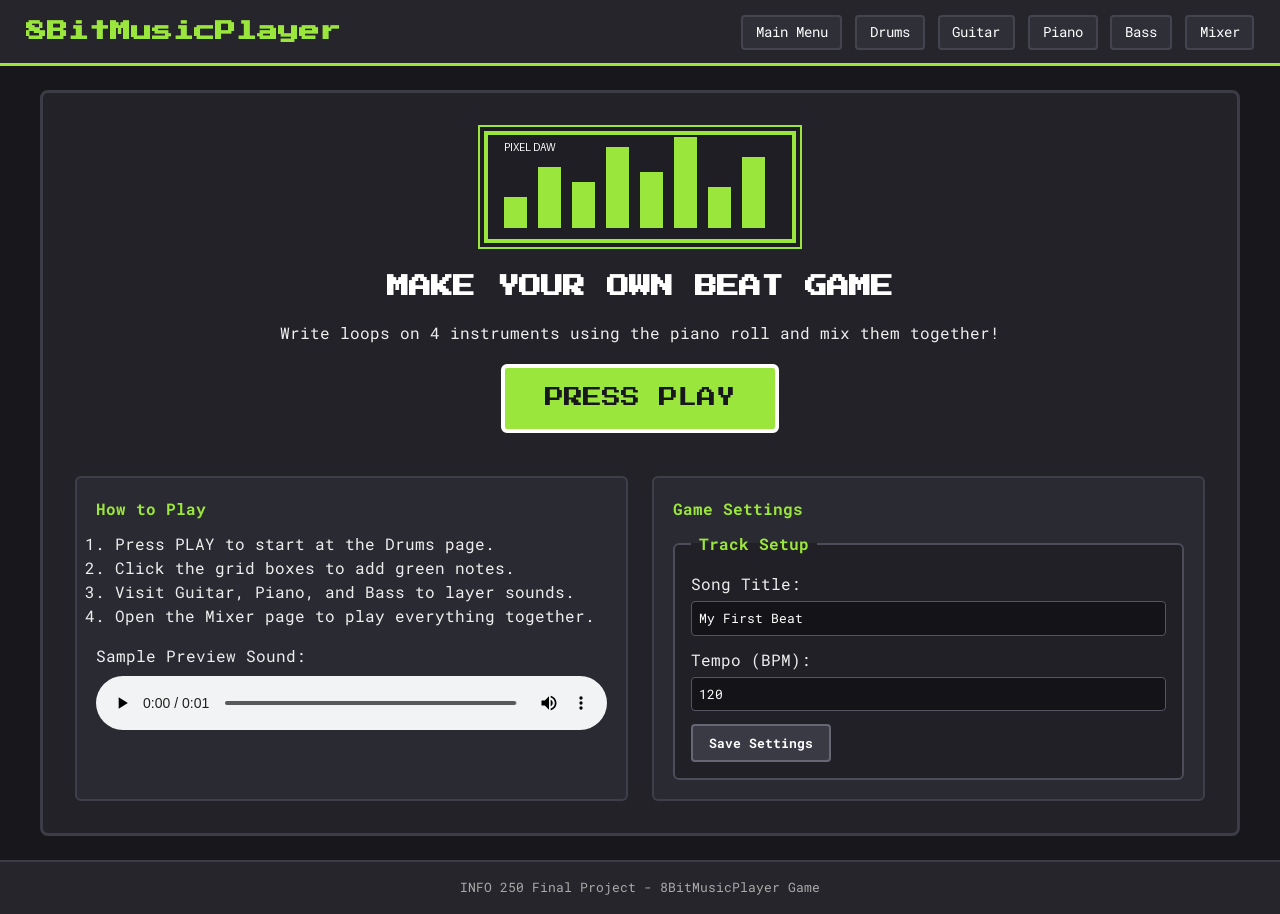
<file: index.html>
<!DOCTYPE html>
<html lang="en">
<head>
  <meta charset="UTF-8">
  <meta name="viewport" content="width=device-width, initial-scale=1.0">
  <title>8BitMusicPlayer - Main Menu</title>
  <link rel="stylesheet" href="css/style.css">
</head>
<body onload="initMenuPage()">
  <header>
    <h1>8BitMusicPlayer</h1>
    <nav>
      <ul>
        <li><a href="index.html">Main Menu</a></li>
        <li><a href="drums.html">Drums</a></li>
        <li><a href="guitar.html">Guitar</a></li>
        <li><a href="piano.html">Piano</a></li>
        <li><a href="bass.html">Bass</a></li>
        <li><a href="mixer.html">Mixer</a></li>
      </ul>
    </nav>
  </header>

  <main>
    <section class="menu-box">
      <img src="assets/logo.png" alt="8BitMusicPlayer Retro Logo">
      <h2>MAKE YOUR OWN BEAT GAME</h2>
      <p>Write loops on 4 instruments using the piano roll and mix them together!</p>
      <a href="drums.html" class="play-game-btn">PRESS PLAY</a>

      <div class="menu-grid">
        <article class="menu-card">
          <h3>How to Play</h3>
          <ol>
            <li>Press PLAY to start at the Drums page.</li>
            <li>Click the grid boxes to add green notes.</li>
            <li>Visit Guitar, Piano, and Bass to layer sounds.</li>
            <li>Open the Mixer page to play everything together.</li>
          </ol>
          <p>Sample Preview Sound:</p>
          <audio controls src="assets/preview.wav"></audio>
        </article>

        <article class="menu-card">
          <h3>Game Settings</h3>
          <form id="settingsForm">
            <fieldset>
              <legend>Track Setup</legend>
              <div class="form-row">
                <label for="songName">Song Title:</label>
                <input type="text" id="songName" name="songName" value="My First Beat" required>
              </div>
              <div class="form-row">
                <label for="bpmInput">Tempo (BPM):</label>
                <input type="number" id="bpmInput" name="bpmInput" min="60" max="200" value="120" required>
              </div>
              <button type="submit">Save Settings</button>
              <p id="saveMsg"></p>
            </fieldset>
          </form>
        </article>
      </div>
    </section>
  </main>

  <footer>
    <p>INFO 250 Final Project - 8BitMusicPlayer Game</p>
  </footer>

  <script src="js/script.js"></script>
</body>
</html>
</file>
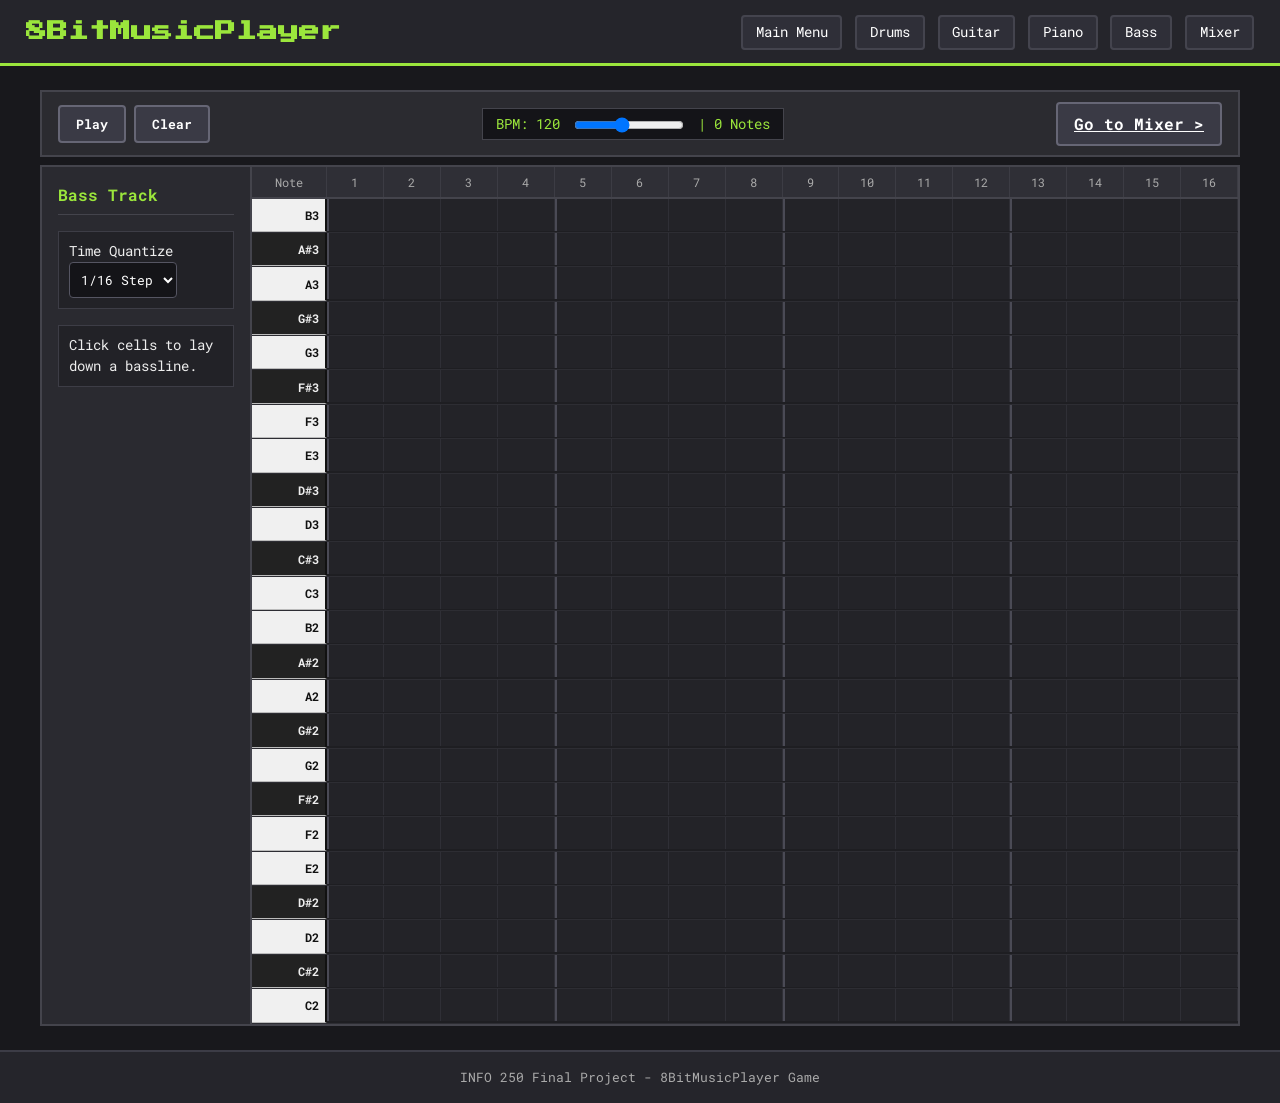
<file: bass.html>
<!DOCTYPE html>
<html lang="en">
<head>
  <meta charset="UTF-8">
  <meta name="viewport" content="width=device-width, initial-scale=1.0">
  <title>8BitMusicPlayer - Bass Guitar</title>
  <link rel="stylesheet" href="css/style.css">
</head>
<body onload="initPianoRoll('bass')">
  <header>
    <h1>8BitMusicPlayer</h1>
    <nav>
      <ul>
        <li><a href="index.html">Main Menu</a></li>
        <li><a href="drums.html">Drums</a></li>
        <li><a href="guitar.html">Guitar</a></li>
        <li><a href="piano.html">Piano</a></li>
        <li><a href="bass.html">Bass</a></li>
        <li><a href="mixer.html">Mixer</a></li>
      </ul>
    </nav>
  </header>

  <main>
    <section class="daw-top-bar">
      <div class="daw-controls">
        <button id="playBtn">Play</button>
        <button id="clearBtn">Clear</button>
      </div>
      <div class="daw-status">
        <label for="bpmSlider" id="bpmDisplay">BPM: 120</label>
        <input type="range" id="bpmSlider" min="60" max="200" value="120">
        | <span id="noteCount">0 Notes</span>
      </div>
      <div class="daw-controls">
        <a href="mixer.html" class="btn">Go to Mixer &gt;</a>
      </div>
    </section>

    <section class="daw-container">
      <aside class="daw-sidebar">
        <h2>Bass Track</h2>
        <div class="sidebar-box">
          <label for="quantizeSelect">Time Quantize</label>
          <select id="quantizeSelect">
            <option value="1">1/16 Step</option>
            <option value="2">1/8 Step</option>
            <option value="4">1/4 Note</option>
          </select>
        </div>
        <div class="sidebar-box">
          <p>Click cells to lay down a bassline.</p>
        </div>
      </aside>

      <article class="piano-roll-area">
        <div class="step-header">
          <div>Note</div>
          <div>1</div><div>2</div><div>3</div><div>4</div>
          <div>5</div><div>6</div><div>7</div><div>8</div>
          <div>9</div><div>10</div><div>11</div><div>12</div>
          <div>13</div><div>14</div><div>15</div><div>16</div>
        </div>
        <div id="pianoRollGrid" class="piano-roll-grid"></div>
      </article>
    </section>
  </main>

  <footer>
    <p>INFO 250 Final Project - 8BitMusicPlayer Game</p>
  </footer>

  <script src="js/script.js"></script>
</body>
</html>
</file>
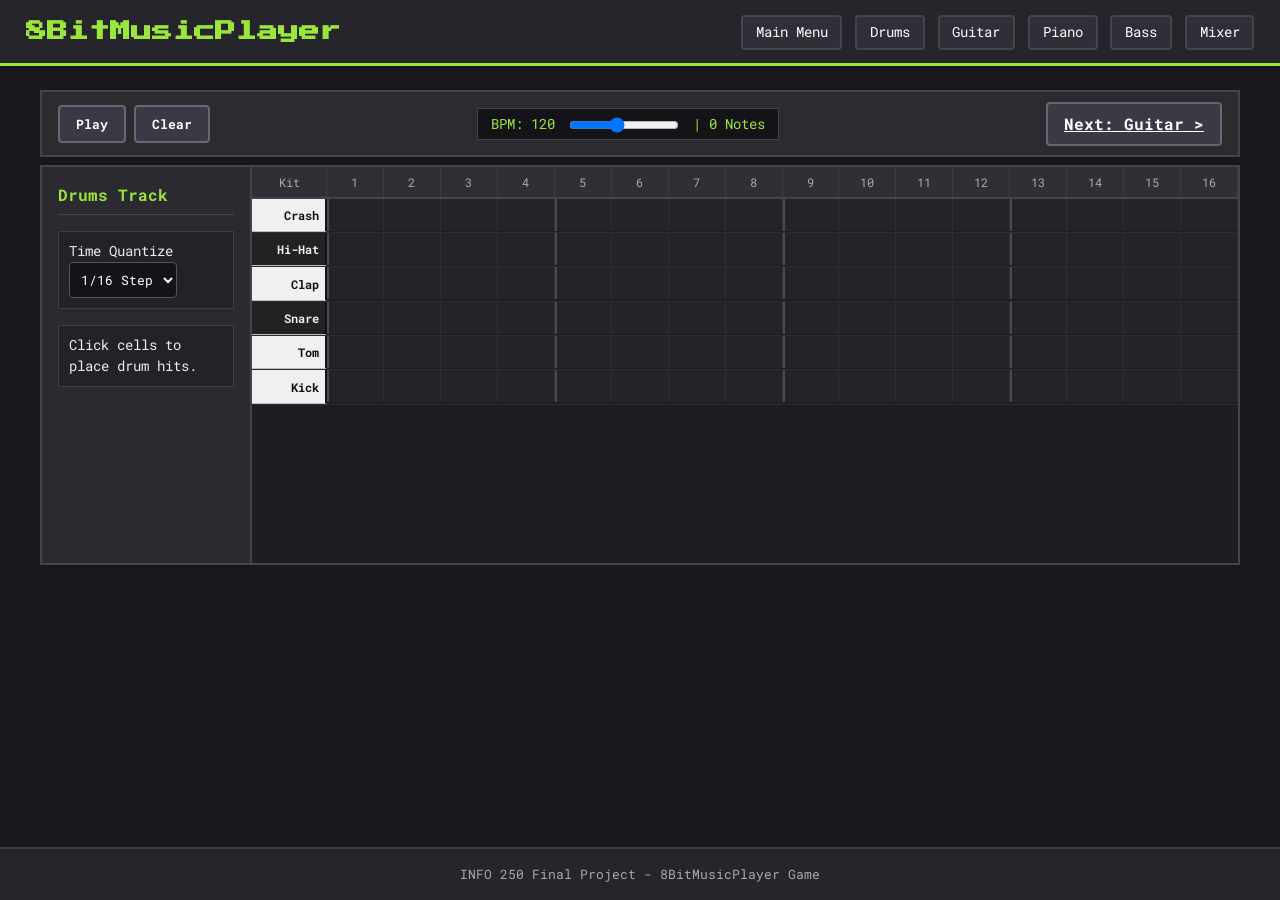
<file: drums.html>
<!DOCTYPE html>
<html lang="en">
<head>
  <meta charset="UTF-8">
  <meta name="viewport" content="width=device-width, initial-scale=1.0">
  <title>8BitMusicPlayer - Drums</title>
  <link rel="stylesheet" href="css/style.css">
</head>
<body onload="initPianoRoll('drums')">
  <header>
    <h1>8BitMusicPlayer</h1>
    <nav>
      <ul>
        <li><a href="index.html">Main Menu</a></li>
        <li><a href="drums.html">Drums</a></li>
        <li><a href="guitar.html">Guitar</a></li>
        <li><a href="piano.html">Piano</a></li>
        <li><a href="bass.html">Bass</a></li>
        <li><a href="mixer.html">Mixer</a></li>
      </ul>
    </nav>
  </header>

  <main>
    <section class="daw-top-bar">
      <div class="daw-controls">
        <button id="playBtn">Play</button>
        <button id="clearBtn">Clear</button>
      </div>
      <div class="daw-status">
        <label for="bpmSlider" id="bpmDisplay">BPM: 120</label>
        <input type="range" id="bpmSlider" min="60" max="200" value="120">
        | <span id="noteCount">0 Notes</span>
      </div>
      <div class="daw-controls">
        <a href="guitar.html" class="btn">Next: Guitar &gt;</a>
      </div>
    </section>

    <section class="daw-container">
      <aside class="daw-sidebar">
        <h2>Drums Track</h2>
        <div class="sidebar-box">
          <label for="quantizeSelect">Time Quantize</label>
          <select id="quantizeSelect">
            <option value="1">1/16 Step</option>
            <option value="2">1/8 Step</option>
            <option value="4">1/4 Note</option>
          </select>
        </div>
        <div class="sidebar-box">
          <p>Click cells to place drum hits.</p>
        </div>
      </aside>

      <article class="piano-roll-area">
        <div class="step-header">
          <div>Kit</div>
          <div>1</div><div>2</div><div>3</div><div>4</div>
          <div>5</div><div>6</div><div>7</div><div>8</div>
          <div>9</div><div>10</div><div>11</div><div>12</div>
          <div>13</div><div>14</div><div>15</div><div>16</div>
        </div>
        <div id="pianoRollGrid" class="piano-roll-grid"></div>
      </article>
    </section>
  </main>

  <footer>
    <p>INFO 250 Final Project - 8BitMusicPlayer Game</p>
  </footer>

  <script src="js/script.js"></script>
</body>
</html>
</file>
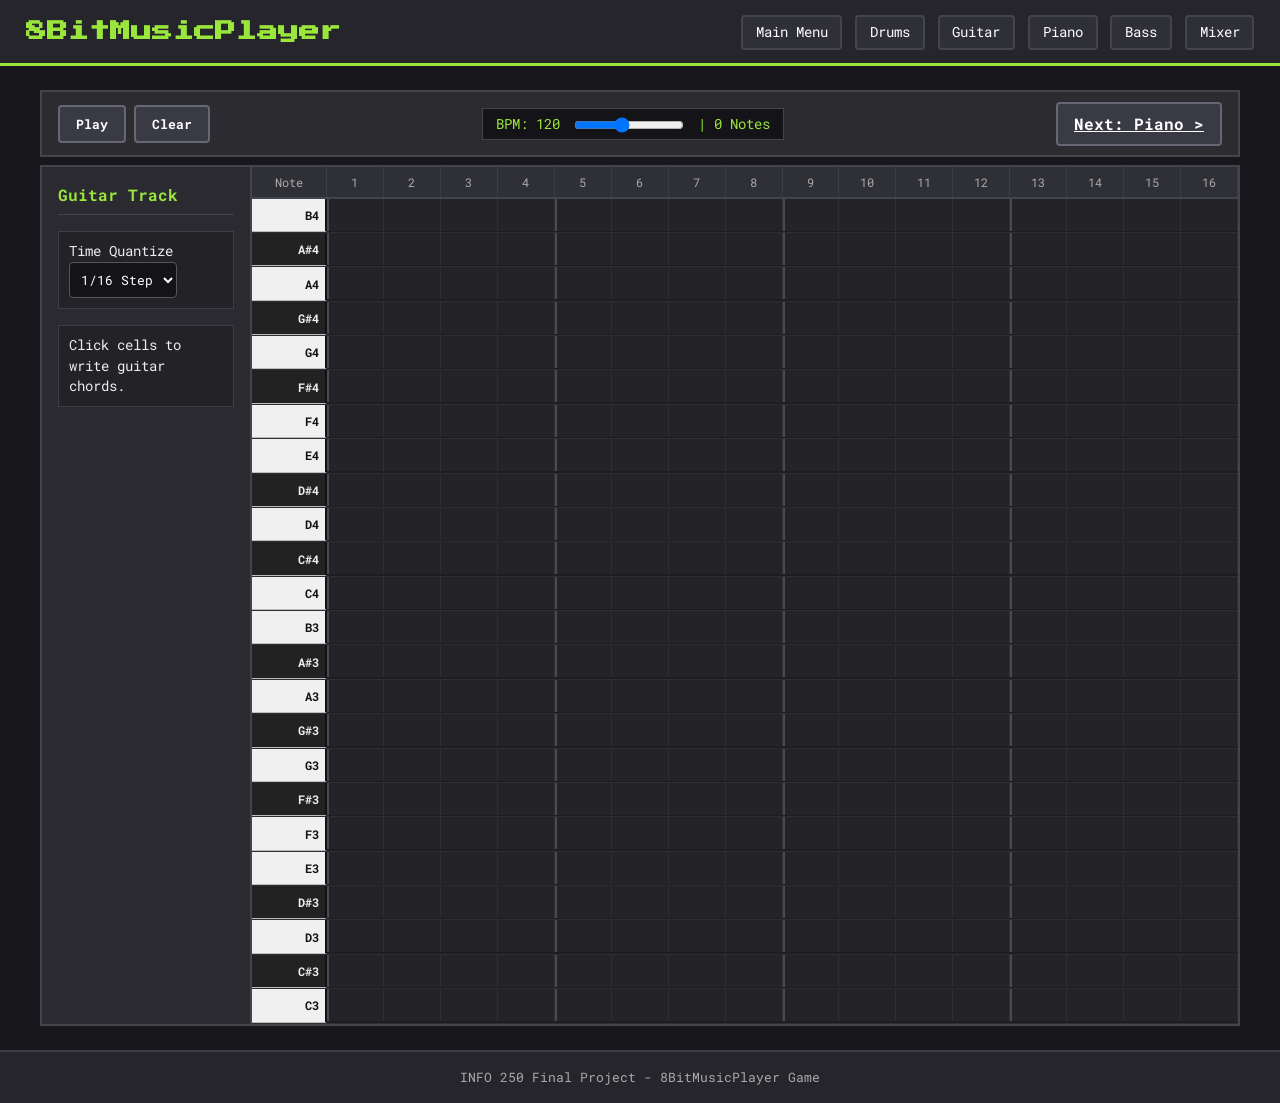
<file: guitar.html>
<!DOCTYPE html>
<html lang="en">
<head>
  <meta charset="UTF-8">
  <meta name="viewport" content="width=device-width, initial-scale=1.0">
  <title>8BitMusicPlayer - Guitar</title>
  <link rel="stylesheet" href="css/style.css">
</head>
<body onload="initPianoRoll('guitar')">
  <header>
    <h1>8BitMusicPlayer</h1>
    <nav>
      <ul>
        <li><a href="index.html">Main Menu</a></li>
        <li><a href="drums.html">Drums</a></li>
        <li><a href="guitar.html">Guitar</a></li>
        <li><a href="piano.html">Piano</a></li>
        <li><a href="bass.html">Bass</a></li>
        <li><a href="mixer.html">Mixer</a></li>
      </ul>
    </nav>
  </header>

  <main>
    <section class="daw-top-bar">
      <div class="daw-controls">
        <button id="playBtn">Play</button>
        <button id="clearBtn">Clear</button>
      </div>
      <div class="daw-status">
        <label for="bpmSlider" id="bpmDisplay">BPM: 120</label>
        <input type="range" id="bpmSlider" min="60" max="200" value="120">
        | <span id="noteCount">0 Notes</span>
      </div>
      <div class="daw-controls">
        <a href="piano.html" class="btn">Next: Piano &gt;</a>
      </div>
    </section>

    <section class="daw-container">
      <aside class="daw-sidebar">
        <h2>Guitar Track</h2>
        <div class="sidebar-box">
          <label for="quantizeSelect">Time Quantize</label>
          <select id="quantizeSelect">
            <option value="1">1/16 Step</option>
            <option value="2">1/8 Step</option>
            <option value="4">1/4 Note</option>
          </select>
        </div>
        <div class="sidebar-box">
          <p>Click cells to write guitar chords.</p>
        </div>
      </aside>

      <article class="piano-roll-area">
        <div class="step-header">
          <div>Note</div>
          <div>1</div><div>2</div><div>3</div><div>4</div>
          <div>5</div><div>6</div><div>7</div><div>8</div>
          <div>9</div><div>10</div><div>11</div><div>12</div>
          <div>13</div><div>14</div><div>15</div><div>16</div>
        </div>
        <div id="pianoRollGrid" class="piano-roll-grid"></div>
      </article>
    </section>
  </main>

  <footer>
    <p>INFO 250 Final Project - 8BitMusicPlayer Game</p>
  </footer>

  <script src="js/script.js"></script>
</body>
</html>
</file>
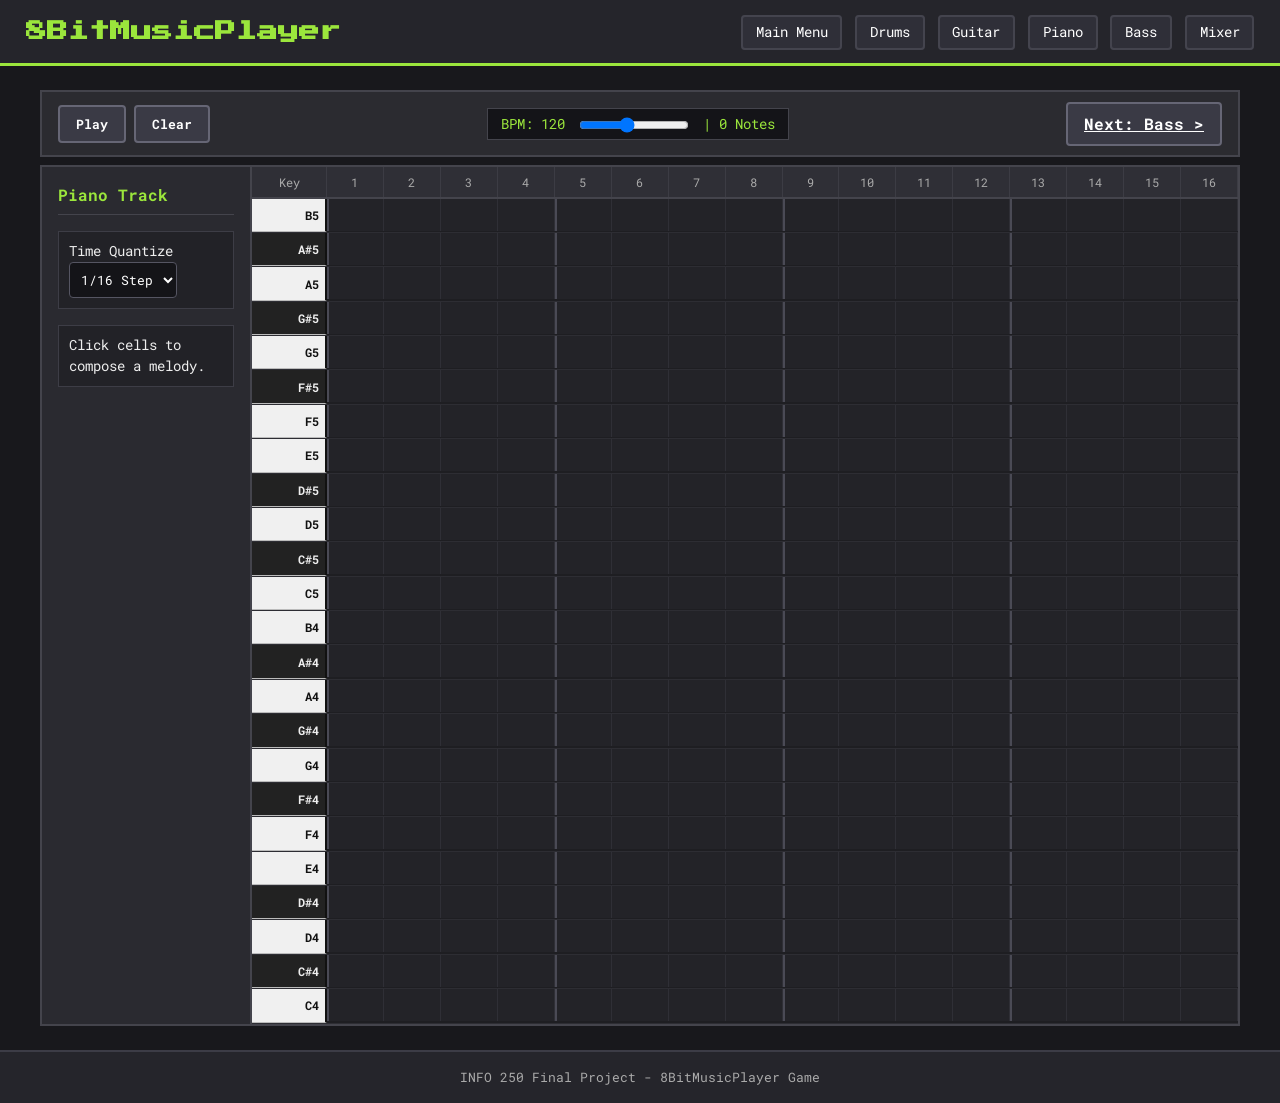
<file: piano.html>
<!DOCTYPE html>
<html lang="en">
<head>
  <meta charset="UTF-8">
  <meta name="viewport" content="width=device-width, initial-scale=1.0">
  <title>8BitMusicPlayer - Piano</title>
  <link rel="stylesheet" href="css/style.css">
</head>
<body onload="initPianoRoll('piano')">
  <header>
    <h1>8BitMusicPlayer</h1>
    <nav>
      <ul>
        <li><a href="index.html">Main Menu</a></li>
        <li><a href="drums.html">Drums</a></li>
        <li><a href="guitar.html">Guitar</a></li>
        <li><a href="piano.html">Piano</a></li>
        <li><a href="bass.html">Bass</a></li>
        <li><a href="mixer.html">Mixer</a></li>
      </ul>
    </nav>
  </header>

  <main>
    <section class="daw-top-bar">
      <div class="daw-controls">
        <button id="playBtn">Play</button>
        <button id="clearBtn">Clear</button>
      </div>
      <div class="daw-status">
        <label for="bpmSlider" id="bpmDisplay">BPM: 120</label>
        <input type="range" id="bpmSlider" min="60" max="200" value="120">
        | <span id="noteCount">0 Notes</span>
      </div>
      <div class="daw-controls">
        <a href="bass.html" class="btn">Next: Bass &gt;</a>
      </div>
    </section>

    <section class="daw-container">
      <aside class="daw-sidebar">
        <h2>Piano Track</h2>
        <div class="sidebar-box">
          <label for="quantizeSelect">Time Quantize</label>
          <select id="quantizeSelect">
            <option value="1">1/16 Step</option>
            <option value="2">1/8 Step</option>
            <option value="4">1/4 Note</option>
          </select>
        </div>
        <div class="sidebar-box">
          <p>Click cells to compose a melody.</p>
        </div>
      </aside>

      <article class="piano-roll-area">
        <div class="step-header">
          <div>Key</div>
          <div>1</div><div>2</div><div>3</div><div>4</div>
          <div>5</div><div>6</div><div>7</div><div>8</div>
          <div>9</div><div>10</div><div>11</div><div>12</div>
          <div>13</div><div>14</div><div>15</div><div>16</div>
        </div>
        <div id="pianoRollGrid" class="piano-roll-grid"></div>
      </article>
    </section>
  </main>

  <footer>
    <p>INFO 250 Final Project - 8BitMusicPlayer Game</p>
  </footer>

  <script src="js/script.js"></script>
</body>
</html>
</file>
<file: css/style.css>
@import url('https://fonts.googleapis.com/css2?family=Press+Start+2P&family=Roboto+Mono:wght@400;700&display=swap');

* {
  box-sizing: border-box;
  margin: 0;
  padding: 0;
}

body {
  background-color: #18181c;
  color: #eeeeee;
  font-family: 'Roboto Mono', monospace;
  font-size: 1rem;
  line-height: 1.5;
  min-height: 100vh;
  display: flex;
  flex-direction: column;
}

header {
  background-color: #25252b;
  border-bottom: 3px solid #9be63c;
  padding: 1rem 2%;
  display: flex;
  justify-content: space-between;
  align-items: center;
  flex-wrap: wrap;
}

header h1 {
  font-family: 'Press Start 2P', monospace;
  font-size: 1.3rem;
  color: #9be63c;
}

nav ul {
  list-style: none;
  display: flex;
  gap: 0.8rem;
  flex-wrap: wrap;
}

nav a:link {
  color: #ffffff;
  text-decoration: none;
  padding: 0.4rem 0.8rem;
  border: 2px solid #44444e;
  background-color: #2f2f38;
  border-radius: 4px;
  font-size: 0.85rem;
  transition: background-color 0.2s, border-color 0.2s;
}

nav a:visited {
  color: #cccccc;
}

nav a:hover {
  background-color: #9be63c;
  color: #18181c;
  border-color: #9be63c;
}

nav a:active {
  background-color: #6ea825;
  color: #ffffff;
}

main {
  flex: 1;
  width: 94%;
  max-width: 1200px;
  margin: 1.5rem auto;
}

.menu-box {
  background-color: #222228;
  border: 3px solid #3c3c46;
  padding: 2rem;
  text-align: center;
  border-radius: 8px;
}

.menu-box img {
  max-width: 100%;
  height: auto;
  margin-bottom: 1rem;
  border: 2px solid #9be63c;
}

.menu-box h2 {
  font-family: 'Press Start 2P', monospace;
  font-size: 1.4rem;
  margin-bottom: 1rem;
  color: #ffffff;
}

.play-game-btn {
  display: inline-block;
  font-family: 'Press Start 2P', monospace;
  font-size: 1.2rem;
  background-color: #9be63c;
  color: #18181c;
  padding: 1rem 2.5rem;
  margin: 1.2rem 0;
  border: 4px solid #ffffff;
  text-decoration: none;
  border-radius: 6px;
  animation: pulseBtn 1.5s infinite;
  transition: transform 0.15s;
}

.play-game-btn:hover {
  transform: scale(1.06);
  background-color: #b4f55b;
}

@keyframes pulseBtn {
  0% { box-shadow: 0 0 0 0 rgba(155, 230, 60, 0.7); }
  70% { box-shadow: 0 0 0 12px rgba(155, 230, 60, 0); }
  100% { box-shadow: 0 0 0 0 rgba(155, 230, 60, 0); }
}

.menu-grid {
  display: flex;
  gap: 1.5rem;
  margin-top: 1.5rem;
  text-align: left;
  flex-wrap: wrap;
}

.menu-card {
  flex: 1;
  min-width: 260px;
  background-color: #2a2a32;
  border: 2px solid #3f3f4a;
  padding: 1.2rem;
  border-radius: 6px;
}

.menu-card h3 {
  color: #9be63c;
  margin-bottom: 0.7rem;
  font-size: 1rem;
}

.menu-card ol, .menu-card ul {
  margin-left: 1.2rem;
  margin-bottom: 1rem;
}

audio {
  width: 100%;
  margin-top: 0.5rem;
}

form fieldset {
  border: 2px solid #4d4d59;
  padding: 1rem;
  border-radius: 6px;
  background-color: #202026;
}

form legend {
  color: #9be63c;
  font-weight: bold;
  padding: 0 0.5rem;
}

.form-row {
  margin-bottom: 0.8rem;
  display: flex;
  flex-direction: column;
  gap: 0.3rem;
}

input[type="text"], input[type="number"], select {
  padding: 0.45rem;
  background-color: #141418;
  color: #ffffff;
  border: 1px solid #555562;
  border-radius: 4px;
  font-family: inherit;
}

button, .btn {
  background-color: #3a3a45;
  color: #ffffff;
  border: 2px solid #666675;
  padding: 0.5rem 1rem;
  cursor: pointer;
  font-family: inherit;
  font-weight: bold;
  border-radius: 4px;
  transition: background-color 0.2s;
}

button:hover, .btn:hover {
  background-color: #9be63c;
  color: #18181c;
  border-color: #9be63c;
}

.daw-top-bar {
  background-color: #2b2b30;
  border: 2px solid #44444c;
  padding: 0.6rem 1rem;
  display: flex;
  justify-content: space-between;
  align-items: center;
  flex-wrap: wrap;
  gap: 0.6rem;
  margin-bottom: 0.5rem;
}

.daw-controls {
  display: flex;
  gap: 0.5rem;
  align-items: center;
  flex-wrap: wrap;
}

.daw-status {
  background-color: #141418;
  border: 1px solid #44444c;
  padding: 0.3rem 0.8rem;
  font-size: 0.85rem;
  color: #9be63c;
}

.daw-container {
  display: flex;
  border: 2px solid #44444c;
  background-color: #1e1e22;
  min-height: 400px;
}

.daw-sidebar {
  width: 210px;
  background-color: #2a2a30;
  border-right: 2px solid #44444c;
  padding: 1rem;
  display: flex;
  flex-direction: column;
  gap: 1rem;
}

.daw-sidebar h2 {
  font-size: 1rem;
  color: #9be63c;
  border-bottom: 1px solid #44444c;
  padding-bottom: 0.4rem;
}

.sidebar-box label {
  display: block;
}

.sidebar-box {
  background-color: #222227;
  border: 1px solid #3d3d46;
  padding: 0.6rem;
  font-size: 0.85rem;
}

.piano-roll-area {
  flex: 1;
  overflow-x: auto;
  display: flex;
  flex-direction: column;
}

.step-header {
  display: grid;
  grid-template-columns: 75px repeat(16, minmax(34px, 1fr));
  background-color: #2f2f36;
  border-bottom: 2px solid #44444c;
  font-size: 0.75rem;
  text-align: center;
  color: #aaaaaa;
}

.step-header div {
  padding: 0.35rem 0;
  border-right: 1px solid #3c3c44;
}

.piano-roll-grid {
  display: flex;
  flex-direction: column;
}

.roll-row {
  display: grid;
  grid-template-columns: 75px repeat(16, minmax(34px, 1fr));
  border-bottom: 1px solid #2d2d33;
}

.piano-key {
  background-color: #f0f0f0;
  color: #111111;
  font-size: 0.75rem;
  font-weight: bold;
  padding: 0.45rem 0.4rem;
  border-right: 2px solid #111111;
  border-bottom: 1px solid #bbbbbb;
  display: flex;
  align-items: center;
  justify-content: flex-end;
}

.piano-key.black-key {
  background-color: #222222;
  color: #eeeeee;
}

.grid-cell {
  background-color: #232328;
  border-right: 1px solid #2f2f36;
  height: 32px;
  cursor: pointer;
  transition: background-color 0.1s;
}

.grid-cell.beat-start {
  border-left: 2px solid #4a4a55;
}

/* Columns that new notes can't land on at the current quantize setting */
.grid-cell.off-grid {
  background-color: #1a1a1e;
}

.grid-cell:hover {
  background-color: #35353d;
}

.grid-cell.active {
  background-color: #9be63c;
  border: 1px solid #d4ff94;
}

.grid-cell.playing {
  outline: 2px solid #ffffff;
}

.mixer-tracks {
  display: flex;
  flex-direction: column;
  gap: 1rem;
  margin-bottom: 1.5rem;
}

.mixer-track-card {
  background-color: #24242a;
  border: 2px solid #44444e;
  padding: 1rem;
  border-radius: 6px;
}

.mixer-track-header {
  display: flex;
  justify-content: space-between;
  align-items: center;
  margin-bottom: 0.6rem;
  flex-wrap: wrap;
  gap: 0.5rem;
}

/* Mute / Vol / Edit sit in a row and wrap neatly on small screens */
.mixer-track-header div {
  display: flex;
  align-items: center;
  flex-wrap: wrap;
  gap: 0.6rem;
}

.mixer-track-header input[type="range"] {
  vertical-align: middle;
  max-width: 7rem;
}

.mini-roll {
  display: grid;
  grid-template-columns: repeat(16, 1fr);
  gap: 2px;
  background-color: #16161a;
  padding: 0.4rem;
  border: 1px solid #3c3c46;
}

.mini-step {
  height: 22px;
  background-color: #2b2b33;
}

.mini-step.has-note {
  background-color: #9be63c;
}

.mini-step.playing {
  background-color: #ffffff;
}

.track-table {
  width: 100%;
  border-collapse: collapse;
  margin: 1.5rem 0;
  background-color: #222228;
}

.track-table th, .track-table td {
  border: 1px solid #44444e;
  padding: 0.7rem;
  text-align: left;
}

.track-table th {
  background-color: #2f2f38;
  color: #9be63c;
}

.track-table tr:nth-child(even) {
  background-color: #27272e;
}

footer {
  background-color: #25252b;
  border-top: 2px solid #3c3c46;
  text-align: center;
  padding: 1rem;
  font-size: 0.8rem;
  color: #aaaaaa;
  margin-top: auto;
}

@media (max-width: 900px) {
  .daw-container {
    flex-direction: column;
  }
  .daw-sidebar {
    width: 100%;
    border-right: none;
    border-bottom: 2px solid #44444c;
    flex-direction: row;
    flex-wrap: wrap;
  }
  header {
    flex-direction: column;
    gap: 0.8rem;
  }
}

@media (max-width: 600px) {
  header h1 {
    font-size: 1rem;
  }
  .play-game-btn {
    font-size: 0.95rem;
    padding: 0.8rem 1.5rem;
  }
  nav ul {
    justify-content: center;
  }
  .track-table th, .track-table td {
    padding: 0.4rem;
    font-size: 0.8rem;
  }
}

.daw-status input[type="range"] {
  width: 110px;
  vertical-align: middle;
  margin: 0 0.4rem;
}

.export-bar {
  background-color: #2b2b30;
  border: 2px solid #44444c;
  padding: 0.6rem 1rem;
  margin: 1rem 0;
  display: flex;
  justify-content: space-between;
  align-items: center;
  flex-wrap: wrap;
  gap: 0.6rem;
}

.export-bar h3 {
  margin: 0;
  color: #9be63c;
}

#exportMsg {
  font-size: 0.85rem;
  color: #9be63c;
}
</file>
